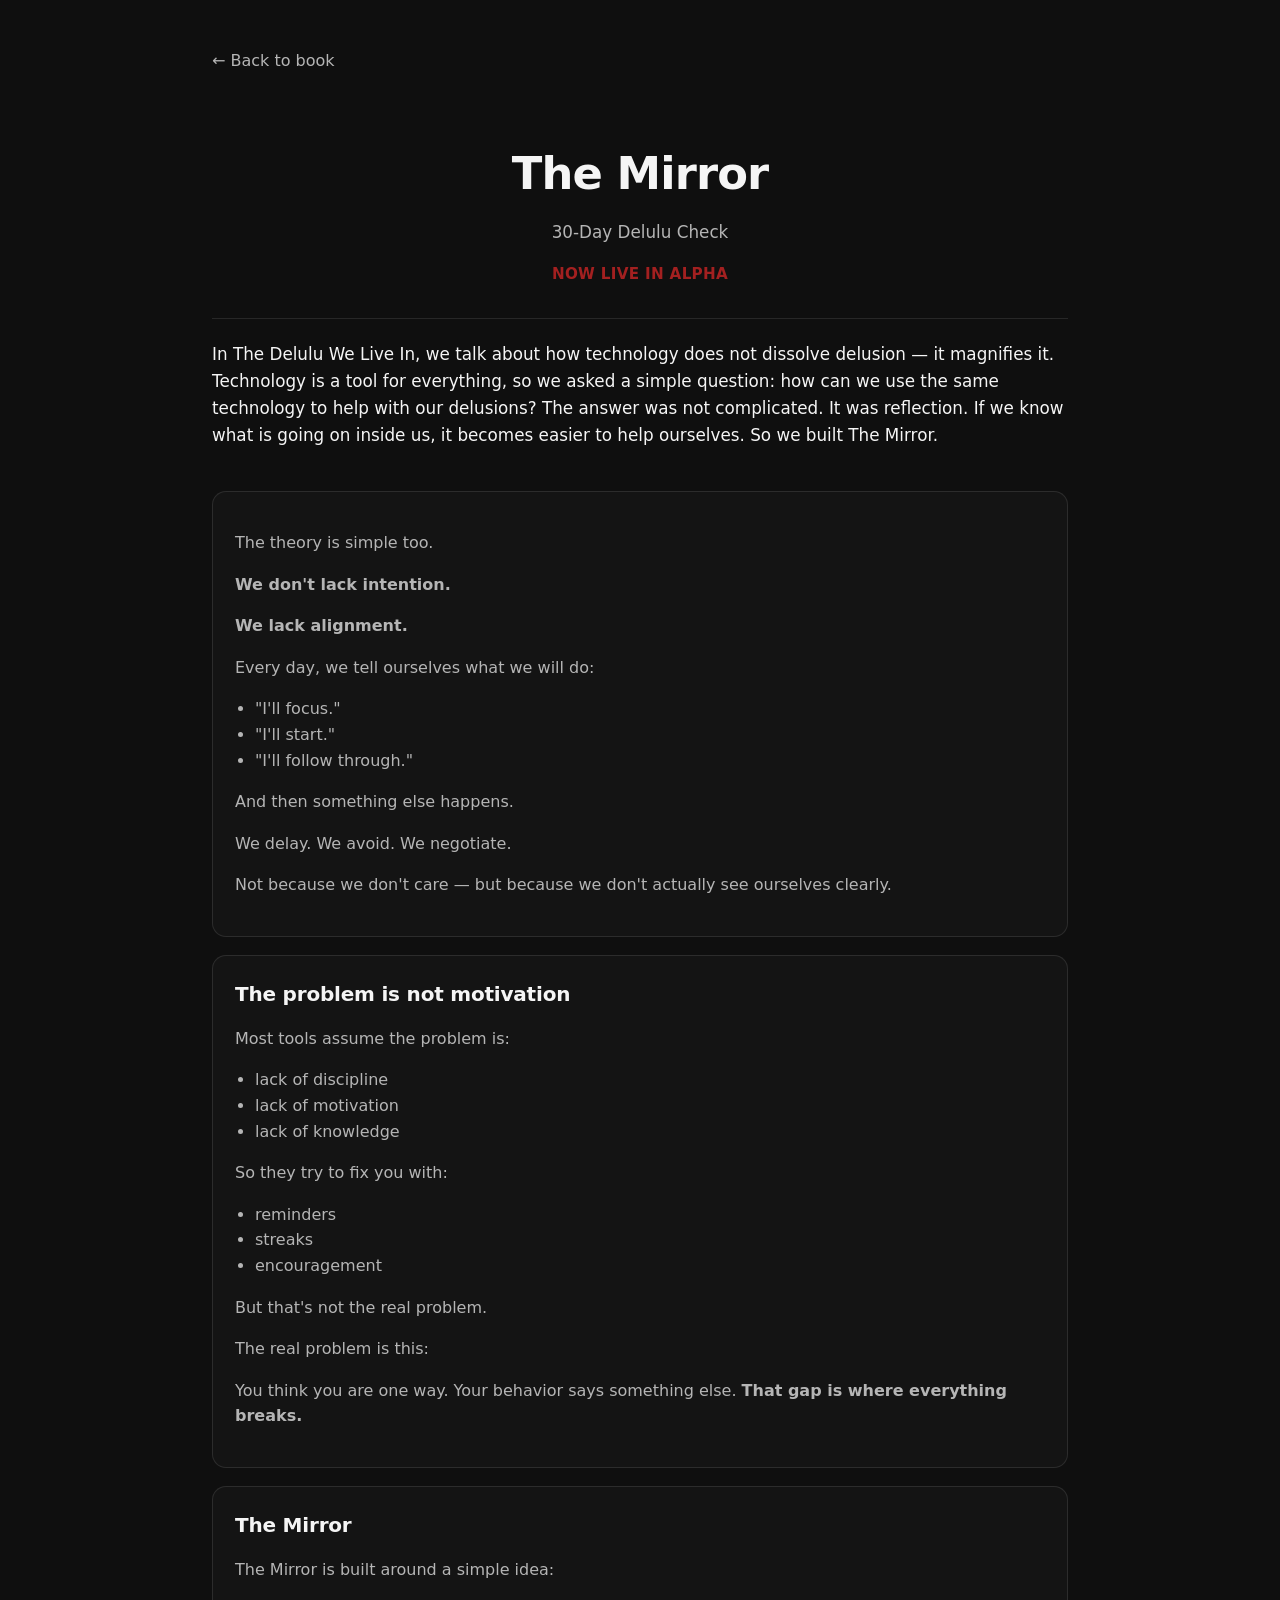
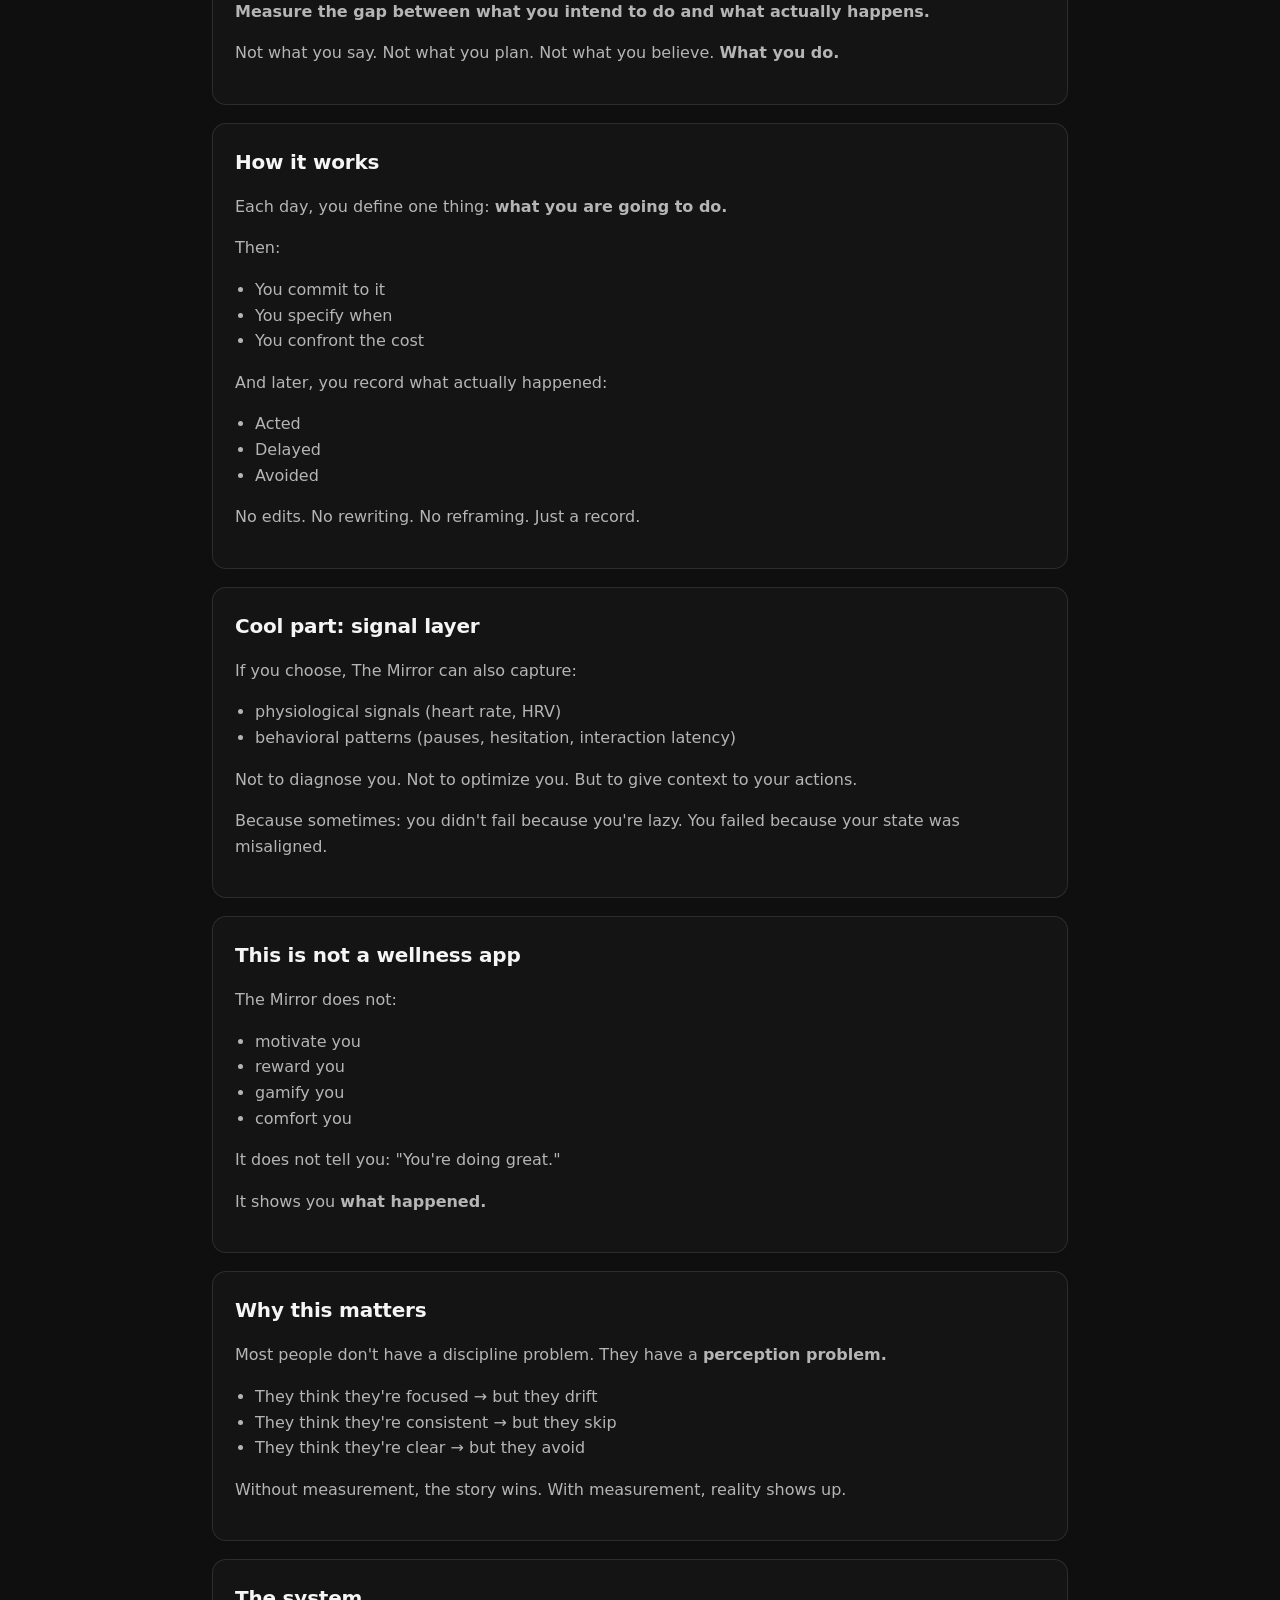
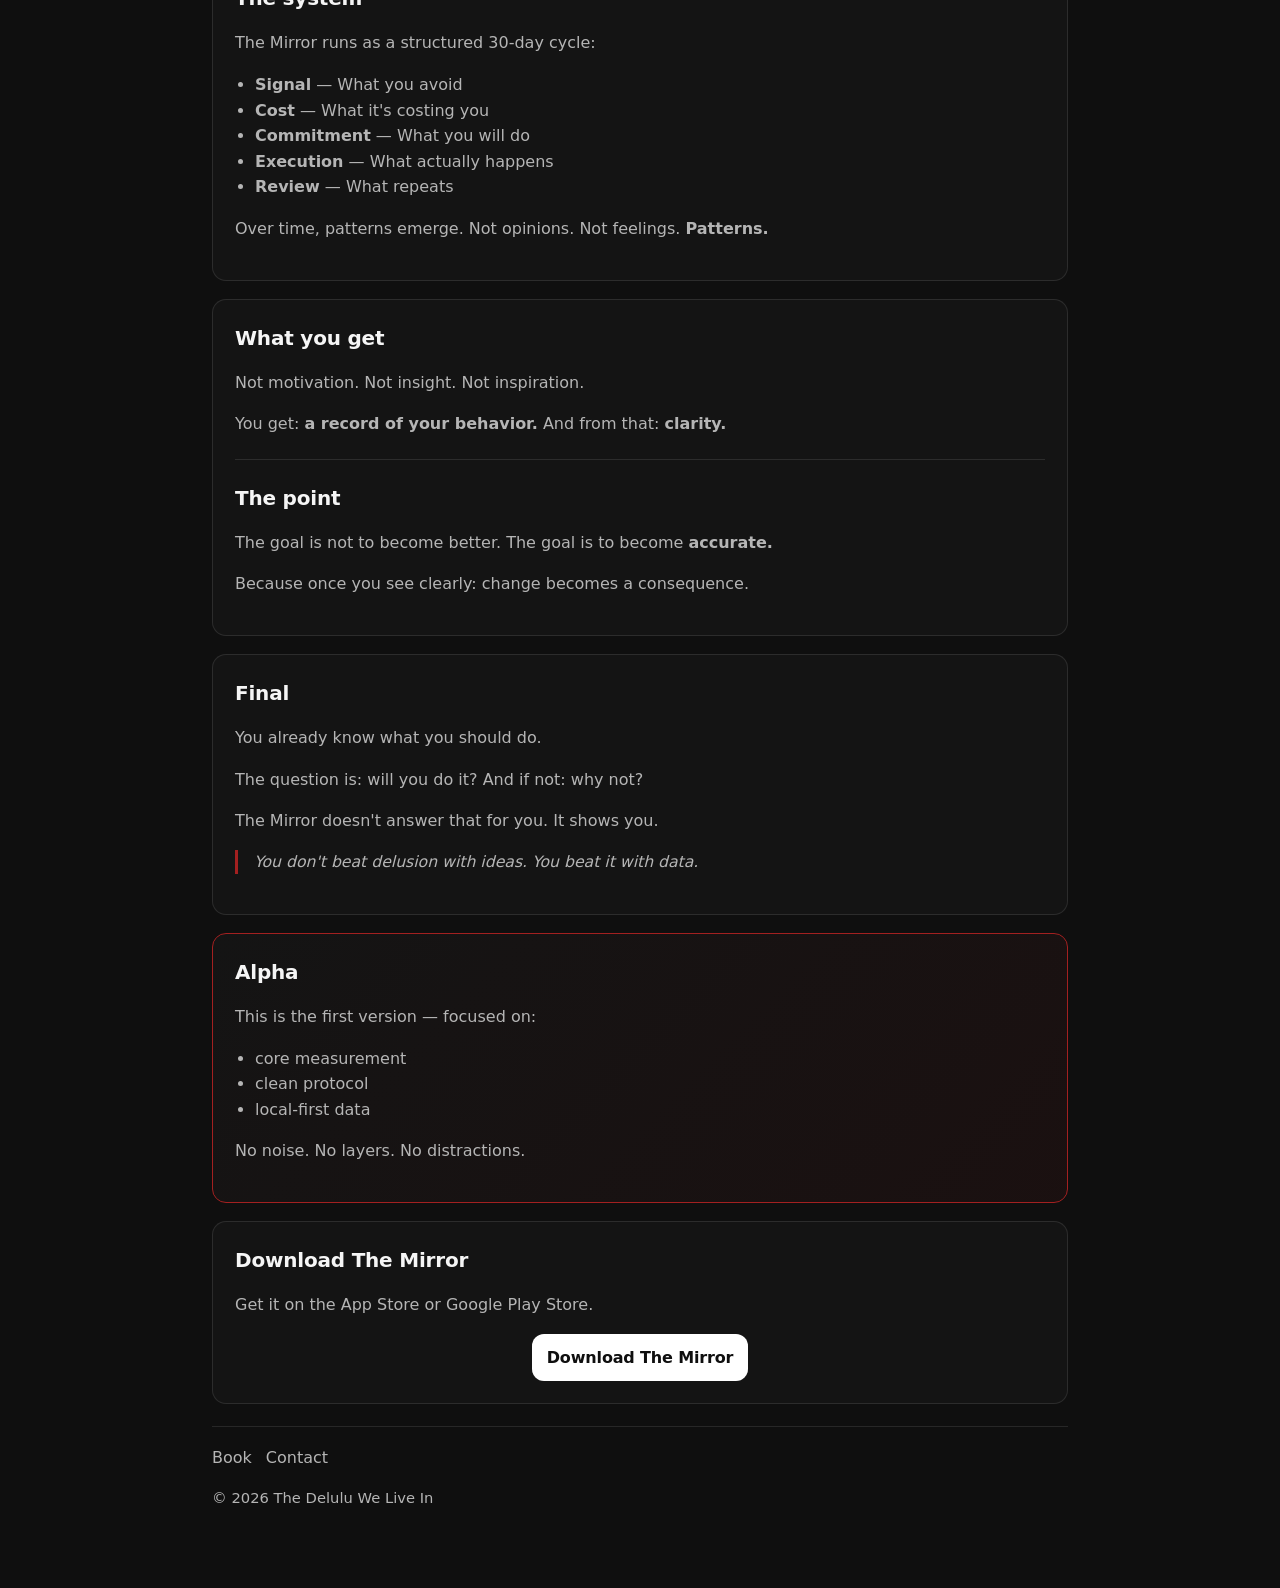
<file: app.html>
<!DOCTYPE html>
<html lang="en">
<head>
  <meta charset="UTF-8" />
  <meta name="viewport" content="width=device-width, initial-scale=1.0"/>
  <title>The Mirror — 30-Day Delulu Check | The Delulu We Live In</title>
  <meta name="description" content="The Mirror — companion app for The Delulu We Live In. Measure the gap between what you intend and what you do. Alpha: core measurement, clean protocol, local-first data." />
  <link rel="canonical" href="https://delulubook.com/app/" />
  <link rel="icon" type="image/png" href="images/favicon.png" />
  <link rel="stylesheet" href="style.css">
</head>
<body>

  <a class="skip-link" href="#main-content">Skip to content</a>

  <main id="main-content" class="container">
    <nav class="app-nav">
      <a href="./index.html" class="back-link">← Back to book</a>
    </nav>

    <section class="hero">
      <h1>The Mirror</h1>
      <p class="subtitle">30-Day Delulu Check</p>
      <p class="launch-date">Now live in Alpha</p>
    </section>

    <section class="intro">
      <p>
        In The Delulu We Live In, we talk about how technology does not dissolve delusion — it magnifies it. Technology is a tool for everything, so we asked a simple question: how can we use the same technology to help with our delusions? The answer was not complicated. It was reflection. If we know what is going on inside us, it becomes easier to help ourselves. So we built The Mirror.
      </p>
    </section>

    <section class="panel">
      <p class="muted">The theory is simple too.</p>
      <p class="muted"><strong>We don't lack intention.</strong></p>
      <p class="muted"><strong>We lack alignment.</strong></p>
      <p class="muted">Every day, we tell ourselves what we will do:</p>
      <ul class="coming-soon-list">
        <li>"I'll focus."</li>
        <li>"I'll start."</li>
        <li>"I'll follow through."</li>
      </ul>
      <p class="muted">And then something else happens.</p>
      <p class="muted">We delay. We avoid. We negotiate.</p>
      <p class="muted">Not because we don't care — but because we don't actually see ourselves clearly.</p>
    </section>

    <section class="panel">
      <h2>The problem is not motivation</h2>
      <p class="muted">Most tools assume the problem is:</p>
      <ul class="coming-soon-list">
        <li>lack of discipline</li>
        <li>lack of motivation</li>
        <li>lack of knowledge</li>
      </ul>
      <p class="muted">So they try to fix you with:</p>
      <ul class="coming-soon-list">
        <li>reminders</li>
        <li>streaks</li>
        <li>encouragement</li>
      </ul>
      <p class="muted">But that's not the real problem.</p>
      <p class="muted">The real problem is this:</p>
      <p class="muted">You think you are one way. Your behavior says something else. <strong>That gap is where everything breaks.</strong></p>
    </section>

    <section class="panel">
      <h2>The Mirror</h2>
      <p class="muted">The Mirror is built around a simple idea:</p>
      <p class="muted"><strong>Measure the gap between what you intend to do and what actually happens.</strong></p>
      <p class="muted">Not what you say. Not what you plan. Not what you believe. <strong>What you do.</strong></p>
    </section>

    <section class="panel">
      <h2>How it works</h2>
      <p class="muted">Each day, you define one thing: <strong>what you are going to do.</strong></p>
      <p class="muted">Then:</p>
      <ul class="coming-soon-list">
        <li>You commit to it</li>
        <li>You specify when</li>
        <li>You confront the cost</li>
      </ul>
      <p class="muted">And later, you record what actually happened:</p>
      <ul class="coming-soon-list">
        <li>Acted</li>
        <li>Delayed</li>
        <li>Avoided</li>
      </ul>
      <p class="muted">No edits. No rewriting. No reframing. Just a record.</p>
    </section>

    <section class="panel">
      <h2>Cool part: signal layer</h2>
      <p class="muted">If you choose, The Mirror can also capture:</p>
      <ul class="coming-soon-list">
        <li>physiological signals (heart rate, HRV)</li>
        <li>behavioral patterns (pauses, hesitation, interaction latency)</li>
      </ul>
      <p class="muted">Not to diagnose you. Not to optimize you. But to give context to your actions.</p>
      <p class="muted">Because sometimes: you didn't fail because you're lazy. You failed because your state was misaligned.</p>
    </section>

    <section class="panel">
      <h2>This is not a wellness app</h2>
      <p class="muted">The Mirror does not:</p>
      <ul class="coming-soon-list">
        <li>motivate you</li>
        <li>reward you</li>
        <li>gamify you</li>
        <li>comfort you</li>
      </ul>
      <p class="muted">It does not tell you: "You're doing great."</p>
      <p class="muted">It shows you <strong>what happened.</strong></p>
    </section>

    <section class="panel">
      <h2>Why this matters</h2>
      <p class="muted">Most people don't have a discipline problem. They have a <strong>perception problem.</strong></p>
      <ul class="coming-soon-list">
        <li>They think they're focused → but they drift</li>
        <li>They think they're consistent → but they skip</li>
        <li>They think they're clear → but they avoid</li>
      </ul>
      <p class="muted">Without measurement, the story wins. With measurement, reality shows up.</p>
    </section>

    <section class="panel">
      <h2>The system</h2>
      <p class="muted">The Mirror runs as a structured 30-day cycle:</p>
      <ul class="coming-soon-list">
        <li><strong>Signal</strong> — What you avoid</li>
        <li><strong>Cost</strong> — What it's costing you</li>
        <li><strong>Commitment</strong> — What you will do</li>
        <li><strong>Execution</strong> — What actually happens</li>
        <li><strong>Review</strong> — What repeats</li>
      </ul>
      <p class="muted">Over time, patterns emerge. Not opinions. Not feelings. <strong>Patterns.</strong></p>
    </section>

    <section class="panel">
      <h2>What you get</h2>
      <p class="muted">Not motivation. Not insight. Not inspiration.</p>
      <p class="muted">You get: <strong>a record of your behavior.</strong> And from that: <strong>clarity.</strong></p>
      <hr class="panel-divider" />
      <h2>The point</h2>
      <p class="muted">The goal is not to become better. The goal is to become <strong>accurate.</strong></p>
      <p class="muted">Because once you see clearly: change becomes a consequence.</p>
    </section>

    <section class="panel">
      <h2>Final</h2>
      <p class="muted">You already know what you should do.</p>
      <p class="muted">The question is: will you do it? And if not: why not?</p>
      <p class="muted">The Mirror doesn't answer that for you. It shows you.</p>
      <blockquote class="pull-quote panel-quote">
        You don't beat delusion with ideas. You beat it with data.
      </blockquote>
    </section>

    <section class="panel panel-highlight">
      <h2>Alpha</h2>
      <p class="muted">This is the first version — focused on:</p>
      <ul class="coming-soon-list">
        <li>core measurement</li>
        <li>clean protocol</li>
        <li>local-first data</li>
      </ul>
      <p class="muted">No noise. No layers. No distractions.</p>
    </section>

    <section id="download" class="panel">
      <h2>Download The Mirror</h2>
      <p class="muted">Get it on the App Store or Google Play Store.</p>
      <div class="actions hero-cta">
        <a class="btn btn-primary" href="https://onelink.to/f4psqh" target="_blank" rel="noopener noreferrer">Download The Mirror</a>
      </div>
    </section>

    <footer class="footer">
      <div class="footer-links">
        <a href="./index.html">Book</a>
        <a href="./index.html#contact">Contact</a>
      </div>
      <p class="tiny muted">© <span id="year"></span> The Delulu We Live In</p>
    </footer>
  </main>

  <script>
    document.getElementById("year").textContent = new Date().getFullYear();
  </script>
</body>
</html>
</file>
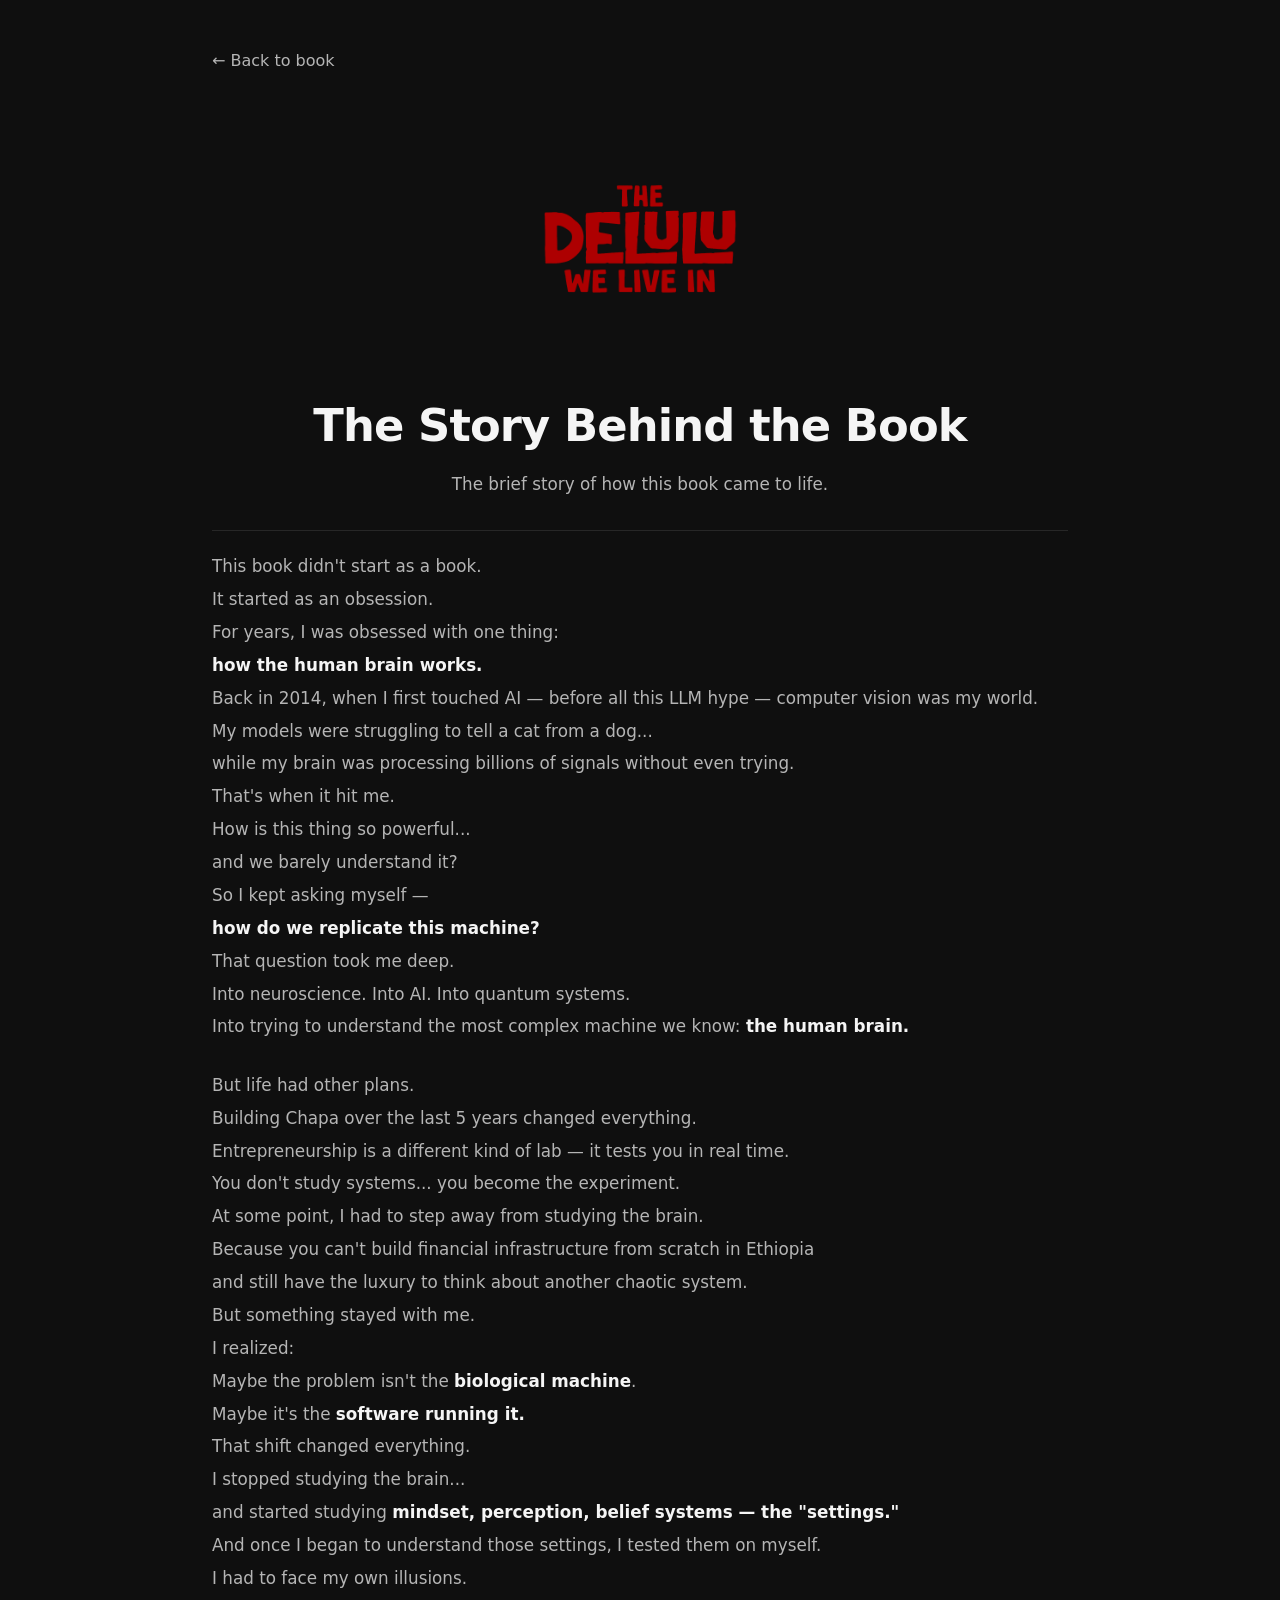
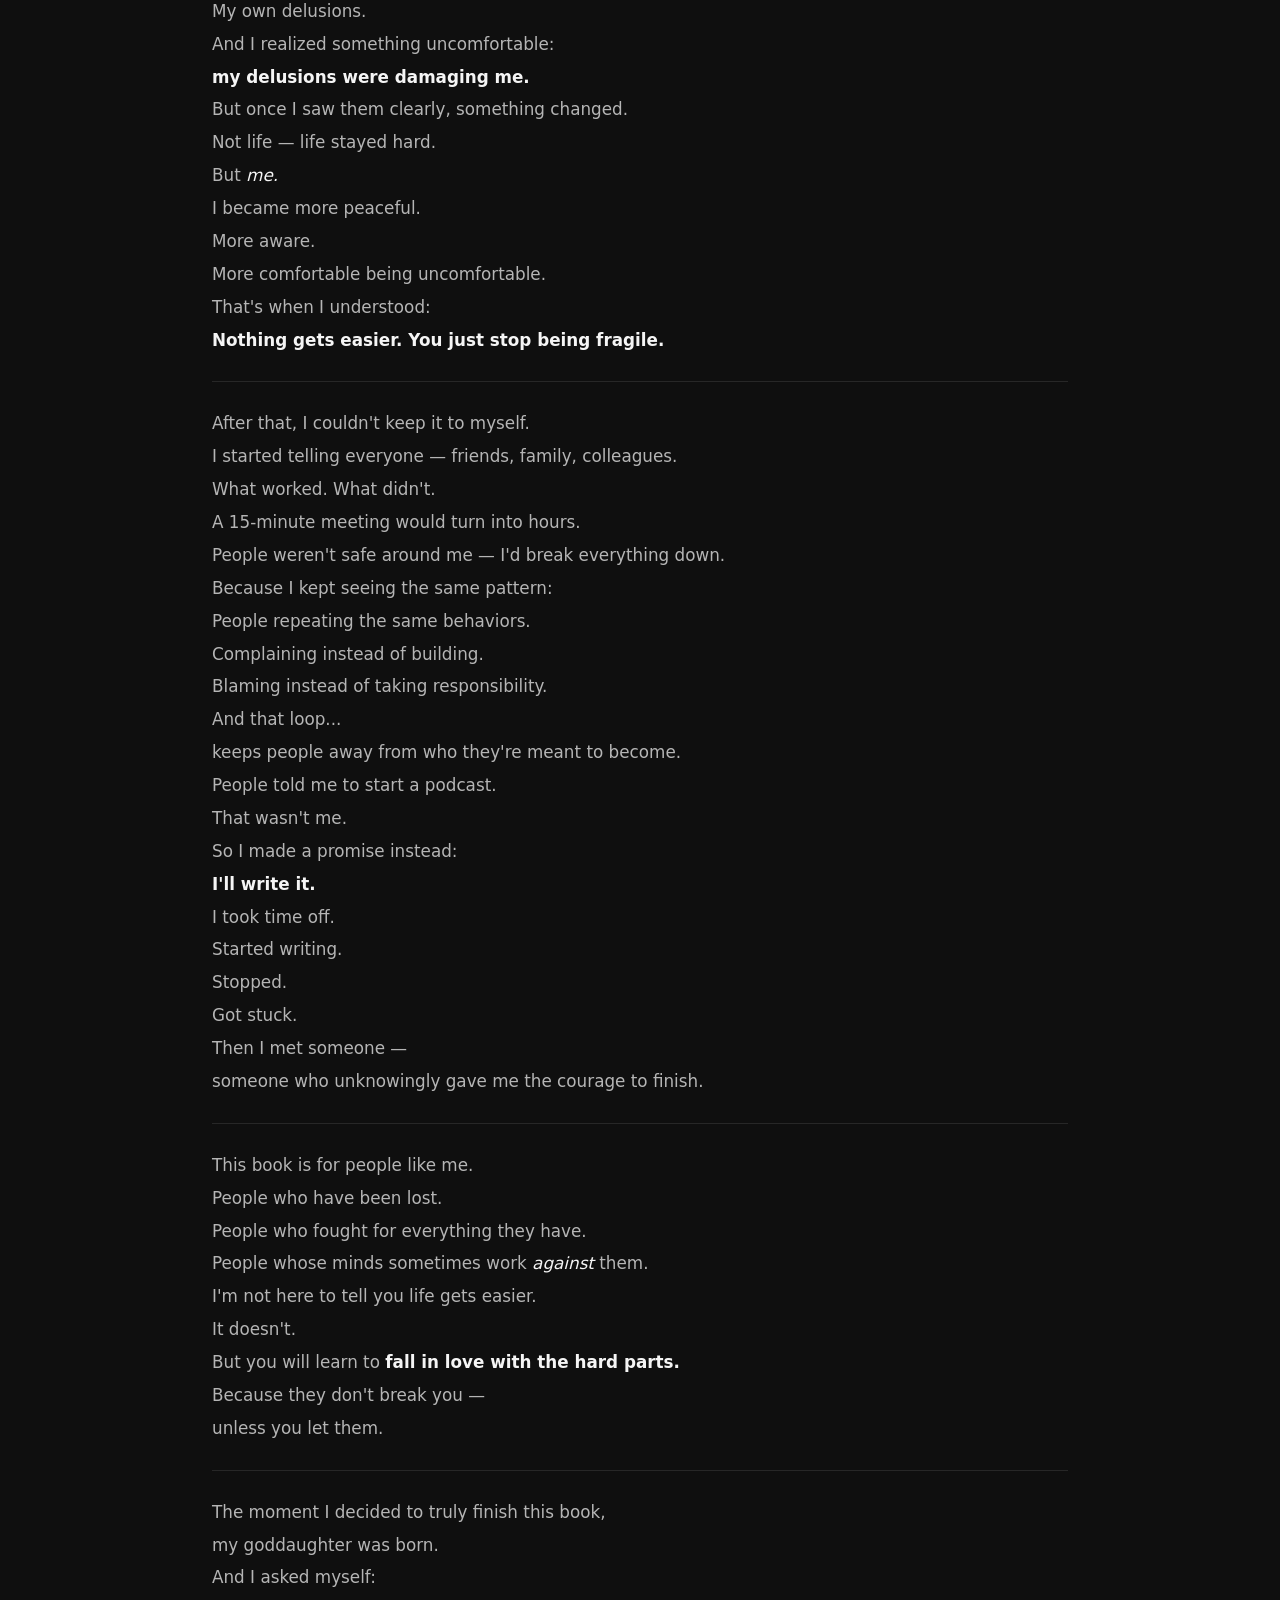
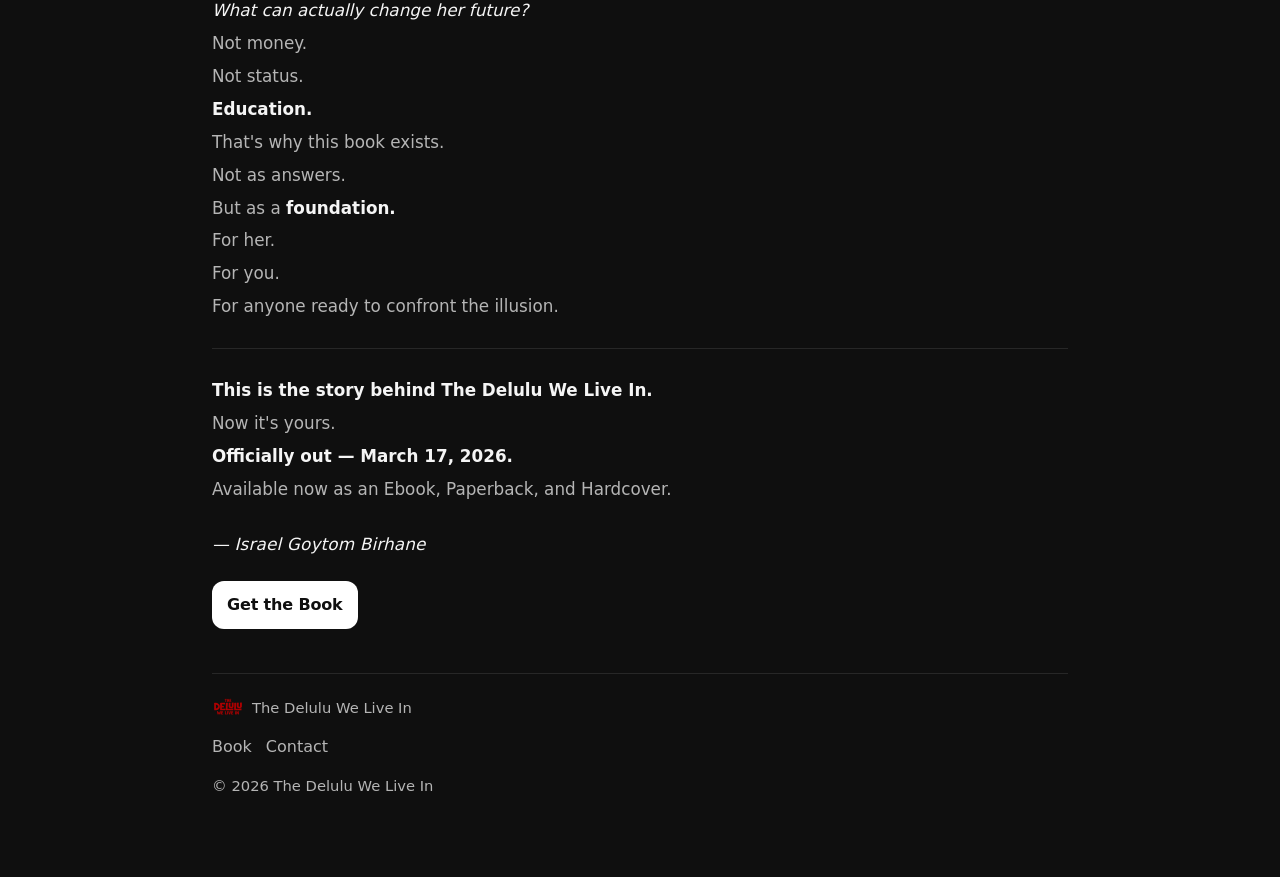
<file: story.html>
<!DOCTYPE html>
<html lang="en">
<head>
  <meta charset="UTF-8" />
  <meta name="viewport" content="width=device-width, initial-scale=1.0"/>
  <title>The Story Behind the Book — The Delulu We Live In</title>
  <meta name="description" content="The brief story of how The Delulu We Live In came to life — from an obsession with the human brain to a book about escaping the illusions that hold us back." />
  <link rel="icon" type="image/png" href="images/favicon.png" />
  <link rel="stylesheet" href="style.css">
</head>
<body>

  <a class="skip-link" href="#main-content">Skip to content</a>

  <main id="main-content" class="container">
    <nav class="app-nav">
      <a href="./index.html" class="back-link">&larr; Back to book</a>
    </nav>

    <section class="hero">
      <img src="images/logo.png" alt="The Delulu We Live In" class="hero-logo" width="220" height="220" loading="eager" decoding="async" />
      <h1>The Story Behind the Book</h1>
      <p class="subtitle">The brief story of how this book came to life.</p>
    </section>

    <section class="story">

      <p>This book didn't start as a book.</p>

      <p>It started as an obsession.</p>

      <p>For years, I was obsessed with one thing:</p>

      <p><strong>how the human brain works.</strong></p>

      <p>Back in 2014, when I first touched AI — before all this LLM hype — computer vision was my world.</p>

      <p>My models were struggling to tell a cat from a dog...</p>

      <p>while my brain was processing billions of signals without even trying.</p>

      <p>That's when it hit me.</p>

      <p>How is this thing so powerful...</p>

      <p>and we barely understand it?</p>

      <p>So I kept asking myself —</p>

      <p><strong>how do we replicate this machine?</strong></p>

      <p>That question took me deep.</p>

      <p>Into neuroscience. Into AI. Into quantum systems.</p>

      <p>Into trying to understand the most complex machine we know: <strong>the human brain.</strong></p>

      <br/>

      <p>But life had other plans.</p>

      <p>Building Chapa over the last 5 years changed everything.</p>

      <p>Entrepreneurship is a different kind of lab — it tests you in real time.</p>

      <p>You don't study systems... you become the experiment.</p>

      <p>At some point, I had to step away from studying the brain.</p>

      <p>Because you can't build financial infrastructure from scratch in Ethiopia</p>

      <p>and still have the luxury to think about another chaotic system.</p>

      <p>But something stayed with me.</p>

      <p>I realized:</p>

      <p>Maybe the problem isn't the <strong>biological machine</strong>.</p>

      <p>Maybe it's the <strong>software running it.</strong></p>

      <p>That shift changed everything.</p>

      <p>I stopped studying the brain...</p>

      <p>and started studying <strong>mindset, perception, belief systems — the "settings."</strong></p>

      <p>And once I began to understand those settings, I tested them on myself.</p>

      <p>I had to face my own illusions.</p>

      <p>My own delusions.</p>

      <p>And I realized something uncomfortable:</p>

      <p><strong>my delusions were damaging me.</strong></p>

      <p>But once I saw them clearly, something changed.</p>

      <p>Not life — life stayed hard.</p>

      <p>But <em>me.</em></p>

      <p>I became more peaceful.</p>

      <p>More aware.</p>

      <p>More comfortable being uncomfortable.</p>

      <p>That's when I understood:</p>

      <p><strong>Nothing gets easier. You just stop being fragile.</strong></p>

      <hr class="story-divider" />

      <p>After that, I couldn't keep it to myself.</p>

      <p>I started telling everyone — friends, family, colleagues.</p>

      <p>What worked. What didn't.</p>

      <p>A 15-minute meeting would turn into hours.</p>

      <p>People weren't safe around me — I'd break everything down.</p>

      <p>Because I kept seeing the same pattern:</p>

      <p>People repeating the same behaviors.</p>

      <p>Complaining instead of building.</p>

      <p>Blaming instead of taking responsibility.</p>

      <p>And that loop...</p>

      <p>keeps people away from who they're meant to become.</p>

      <p>People told me to start a podcast.</p>

      <p>That wasn't me.</p>

      <p>So I made a promise instead:</p>

      <p><strong>I'll write it.</strong></p>

      <p>I took time off.</p>

      <p>Started writing.</p>

      <p>Stopped.</p>

      <p>Got stuck.</p>

      <p>Then I met someone —</p>

      <p>someone who unknowingly gave me the courage to finish.</p>

      <hr class="story-divider" />

      <p>This book is for people like me.</p>

      <p>People who have been lost.</p>

      <p>People who fought for everything they have.</p>

      <p>People whose minds sometimes work <em>against</em> them.</p>

      <p>I'm not here to tell you life gets easier.</p>

      <p>It doesn't.</p>

      <p>But you will learn to <strong>fall in love with the hard parts.</strong></p>

      <p>Because they don't break you —</p>

      <p>unless you let them.</p>

      <hr class="story-divider" />

      <p>The moment I decided to truly finish this book,</p>

      <p>my goddaughter was born.</p>

      <p>And I asked myself:</p>

      <p><em>What can actually change her future?</em></p>

      <p>Not money.</p>

      <p>Not status.</p>

      <p><strong>Education.</strong></p>

      <p>That's why this book exists.</p>

      <p>Not as answers.</p>

      <p>But as a <strong>foundation.</strong></p>

      <p>For her.</p>

      <p>For you.</p>

      <p>For anyone ready to confront the illusion.</p>

      <hr class="story-divider" />

      <p><strong>This is the story behind The Delulu We Live In.</strong></p>

      <p>Now it's yours.</p>

      <p><strong>Officially out — March 17, 2026.</strong></p>

      <p>Available now as an Ebook, Paperback, and Hardcover.</p>

      <p class="story-signature">— Israel Goytom Birhane</p>

      <div class="actions" style="margin-top: 24px;">
        <a class="btn btn-primary" href="./index.html#read">Get the Book</a>
      </div>

    </section>

    <footer class="footer">
      <div class="footer-brand">
        <img src="images/logo.png" alt="The Delulu We Live In" class="footer-logo" width="32" height="32" loading="lazy" />
        <span class="tiny muted">The Delulu We Live In</span>
      </div>
      <div class="footer-links">
        <a href="./index.html">Book</a>
        <a href="./index.html#contact">Contact</a>
      </div>
      <p class="tiny muted">&copy; <span id="year"></span> The Delulu We Live In</p>
    </footer>
  </main>

  <script>
    document.getElementById("year").textContent = new Date().getFullYear();
  </script>
</body>
</html>
</file>
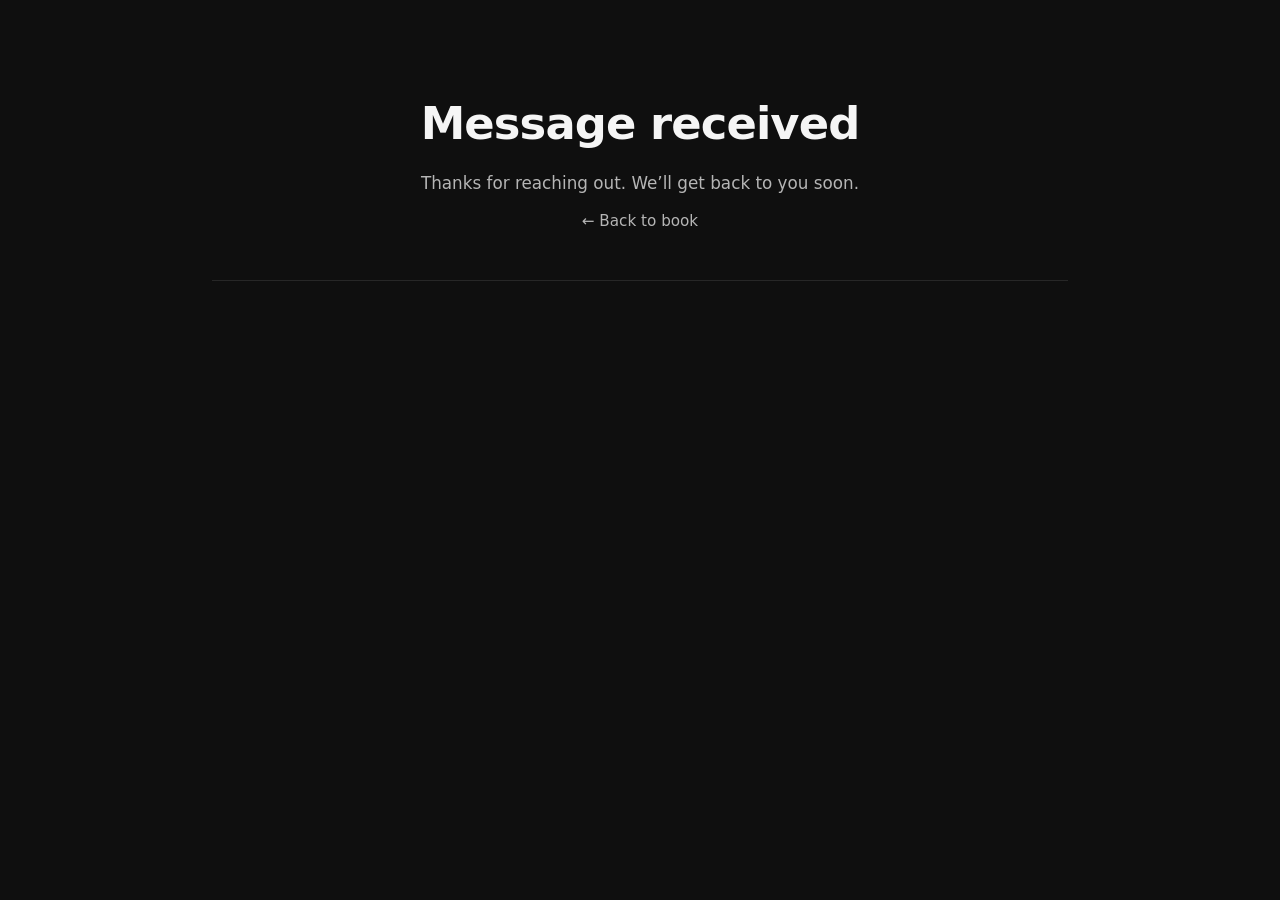
<file: thanks.html>
<!DOCTYPE html>
<html lang="en">
<head>
  <meta charset="UTF-8" />
  <meta name="viewport" content="width=device-width, initial-scale=1.0"/>
  <title>Thanks — The Delulu We Live In</title>
  <link rel="icon" type="image/png" href="images/favicon.png" />
  <link rel="stylesheet" href="style.css">
</head>
<body>

  <main id="main-content" class="container">
    <section class="hero">
      <h1>Message received</h1>
      <p class="subtitle">Thanks for reaching out. We’ll get back to you soon.</p>
      <p class="micro">
        <a href="index.html" class="back-link">← Back to book</a>
      </p>
    </section>
  </main>

</body>
</html>
</file>
<file: style.css>
:root {
  --bg: #0f0f0f;
  --panel: #141414;
  --fg: #f5f5f5;
  --muted: #b5b5b5;
  --border: rgba(255,255,255,0.10);
  --accent: #ffffff;
  --red: #a32020;
  --red-glow: rgba(163,32,32,0.15);
}

* { box-sizing: border-box; }

html { scroll-behavior: smooth; }

.skip-link {
  position: absolute;
  top: -100px;
  left: 0;
  padding: 10px 16px;
  background: var(--fg);
  color: var(--bg);
  font-weight: 600;
  text-decoration: none;
  z-index: 100;
  transition: top 0.2s ease;
}

.skip-link:focus {
  top: 0;
}

body {
  margin: 0;
  background: var(--bg);
  color: var(--fg);
  font-family: system-ui, -apple-system, BlinkMacSystemFont, "Segoe UI", Roboto, sans-serif;
  line-height: 1.6;
}

.container {
  max-width: 900px;
  margin: 0 auto;
  padding: 48px 22px 64px;
}

.hero {
  padding: 40px 0 32px;
  border-bottom: 1px solid var(--border);
  text-align: center;
}

.hero-logo {
  display: block;
  width: 100%;
  max-width: 220px;
  height: auto;
  margin: 0 auto 32px;
  border-radius: 8px;
}

.hero-cover {
  display: block;
  width: 100%;
  max-width: 260px;
  height: auto;
  margin: 0 auto 40px;
  border-radius: 8px;
  border: 1px solid var(--border);
  box-shadow: 0 12px 40px rgba(0, 0, 0, 0.4), 0 0 60px var(--red-glow);
}

.book-cover-section {
  padding: 24px 0 32px;
  text-align: center;
}

.book-cover-img {
  display: block;
  width: 100%;
  max-width: 260px;
  height: auto;
  margin: 0 auto;
  border-radius: 8px;
  border: 1px solid var(--border);
  box-shadow: 0 12px 40px rgba(0, 0, 0, 0.4), 0 0 60px var(--red-glow);
}

h1 {
  margin: 0 0 10px;
  font-size: clamp(2.1rem, 3.5vw, 3rem);
  letter-spacing: -0.02em;
}

.subtitle {
  margin: 0;
  font-size: 1.05rem;
  color: var(--muted);
}

.hero-teaser {
  margin: 14px auto 0;
  font-size: 1rem;
  color: var(--muted);
  font-style: italic;
  max-width: 28em;
  text-align: center;
}

.author {
  margin: 10px 0 0;
  color: white;
}

.launch-date {
  margin: 16px 0 0;
  font-size: 0.95rem;
  font-weight: 600;
  color: var(--red);
  letter-spacing: 0.02em;
  text-transform: uppercase;
}

.hero-cta {
  display: flex;
  gap: 12px;
  flex-wrap: wrap;
  justify-content: center;
  margin-top: 18px;
}

.micro {
  margin-top: 12px;
  color: var(--muted);
  font-size: 0.95rem;
}

.intro {
  padding: 22px 0 10px;
}

.intro p {
  margin: 0 0 14px;
  font-size: 1.05rem;
}

.intro-more {
  color: var(--muted);
  font-size: 1rem;
}

.pull-quote {
  margin: 18px 0;
  padding: 0 0 0 16px;
  border-left: 3px solid var(--red);
  font-style: italic;
  color: var(--fg);
  font-size: 1.02rem;
  line-height: 1.55;
}

.pull-quote.panel-quote {
  margin: 14px 0 18px;
  font-size: 0.98rem;
  color: var(--muted);
}

.panel {
  margin-top: 18px;
  padding: 22px;
  background: var(--panel);
  border: 1px solid var(--border);
  border-radius: 14px;
}

.panel h2 {
  margin: 0 0 10px;
  font-size: 1.25rem;
  letter-spacing: -0.01em;
}

.panel h3 {
  margin: 0 0 8px;
  font-size: 1.1rem;
  letter-spacing: -0.01em;
}

.panel-divider {
  margin: 22px 0;
  border: 0;
  border-top: 1px solid var(--border);
}

.muted { color: var(--muted); }
.tiny { font-size: 0.92rem; }
.actions {
  margin-top: 12px;
  display: flex;
  flex-wrap: wrap;
  gap: 12px;
}

.grid {
  display: grid;
  grid-template-columns: repeat(2, minmax(0, 1fr));
  gap: 12px;
  margin-top: 14px;
}

@media (max-width: 680px) {
  .grid { grid-template-columns: 1fr; }
}

.card {
  display: block;
  padding: 16px;
  border-radius: 12px;
  border: 1px solid var(--border);
  background: rgba(255,255,255,0.02);
  text-decoration: none;
  color: var(--fg);
  transition: transform 120ms ease, background 120ms ease, border-color 120ms ease;
}

.card:hover {
  transform: translateY(-1px);
  background: rgba(255,255,255,0.04);
  border-color: rgba(255,255,255,0.18);
  box-shadow: 0 4px 20px var(--red-glow);
}

.card-title {
  font-weight: 600;
  margin-bottom: 2px;
}

.card-meta {
  color: var(--muted);
  font-size: 0.95rem;
}

.btn {
  display: inline-flex;
  align-items: center;
  justify-content: center;
  padding: 10px 14px;
  border-radius: 12px;
  border: 1px solid var(--border);
  text-decoration: none;
  color: var(--fg);
  font-weight: 600;
  letter-spacing: -0.01em;
  cursor: pointer;
  background: rgba(255,255,255,0.03);
}

.btn:hover {
  border-color: rgba(255,255,255,0.20);
  background: rgba(255,255,255,0.05);
}

.btn-primary {
  background: var(--accent);
  color: #0f0f0f;
  border-color: rgba(255,255,255,0.35);
}

.btn-primary:hover {
  background: rgba(255,255,255,0.92);
}

.btn-secondary {
  background: rgba(255,255,255,0.04);
}

.site-form label {
  display: block;
  margin-bottom: 6px;
  font-size: 0.95rem;
  color: var(--muted);
}

.notify-form {
  display: flex;
  gap: 10px;
  flex-wrap: wrap;
  align-items: flex-end;
  margin-top: 12px;
}

.notify-form label { margin-bottom: 0; margin-right: 0; }

.notify-form input[type="email"] {
  flex: 1 1 260px;
  padding: 10px 12px;
  border-radius: 12px;
  border: 1px solid var(--border);
  background: rgba(255,255,255,0.03);
  color: var(--fg);
  outline: none;
}

.notify-form input[type="email"]::placeholder {
  color: rgba(245,245,245,0.55);
}

.notify-form input[type="email"]:focus {
  border-color: rgba(255,255,255,0.25);
}

.contact-form {
  display: flex;
  flex-direction: column;
  gap: 12px;
  max-width: 420px;
  margin-top: 12px;
}

.contact-form input[type="email"],
.contact-form textarea {
  width: 100%;
  padding: 10px 12px;
  border-radius: 12px;
  border: 1px solid var(--border);
  background: rgba(255,255,255,0.03);
  color: var(--fg);
  font: inherit;
  outline: none;
  resize: vertical;
}

.contact-form textarea {
  min-height: 100px;
}

.contact-form input[type="email"]::placeholder,
.contact-form textarea::placeholder {
  color: rgba(245,245,245,0.55);
}

.contact-form input[type="email"]:focus,
.contact-form textarea:focus {
  border-color: rgba(255,255,255,0.25);
}

.impact-box {
  margin-top: 12px;
  border: 1px solid var(--border);
  border-radius: 12px;
  overflow: hidden;
}

.impact-row {
  display: flex;
  justify-content: space-between;
  gap: 14px;
  padding: 12px 14px;
  background: rgba(255,255,255,0.02);
  border-top: 1px solid var(--border);
}

.impact-row:first-child { border-top: 0; }

.impact-label { color: var(--muted); }
.impact-value { font-weight: 600; }

.footer {
  margin-top: 22px;
  padding-top: 18px;
  border-top: 1px solid var(--border);
}

.footer-brand {
  display: flex;
  align-items: center;
  gap: 8px;
  margin-bottom: 10px;
}

.footer-logo {
  display: block;
  width: 32px;
  height: 32px;
  object-fit: contain;
  border-radius: 4px;
}

.footer-links {
  display: flex;
  gap: 14px;
  flex-wrap: wrap;
  margin-bottom: 10px;
}

.footer a {
  color: var(--muted);
  text-decoration: none;
}

.footer a:hover { color: var(--fg); }

.back-link {
  color: var(--muted);
  text-decoration: none;
}

.back-link:hover { color: var(--fg); }

.app-nav {
  margin-bottom: 24px;
}

.qr-placeholder {
  min-height: 120px;
  display: flex;
  align-items: center;
  justify-content: center;
  padding: 24px;
  border: 1px dashed var(--border);
  border-radius: 12px;
  margin: 12px 0;
}

.qr-placeholder img {
  display: block;
}

.coming-soon-list {
  margin: 12px 0 0;
  padding-left: 1.25em;
  color: var(--muted);
}

.story {
  padding: 22px 0;
}

.story p {
  margin: 0 0 6px;
  font-size: 1.05rem;
  color: var(--muted);
  line-height: 1.6;
}

.story strong {
  color: var(--fg);
}

.story em {
  color: var(--fg);
}

.story-signature {
  margin-top: 28px !important;
  font-size: 1.1rem;
  font-style: italic;
  color: var(--fg) !important;
  letter-spacing: 0.01em;
}

.story-divider {
  margin: 28px 0;
  border: 0;
  border-top: 1px solid var(--border);
}

/* --- Editions section --- */

.editions-intro {
  margin-bottom: 0;
}

.editions-intro p {
  margin: 0 0 4px;
  font-size: 1.02rem;
  color: var(--muted);
  line-height: 1.6;
}

.editions-intro strong {
  color: var(--fg);
}

.edition-card {
  margin-top: 22px;
  padding: 18px 0 0 18px;
  border-left: 3px solid var(--border);
}

.edition-card h3 {
  margin: 0 0 2px;
  font-size: 1.1rem;
  color: var(--fg);
}


.edition-card p {
  margin: 0 0 4px;
  font-size: 1rem;
  color: var(--muted);
  line-height: 1.6;
}

.edition-card strong {
  color: var(--fg);
}

.edition-original  { border-left-color: #c0392b; }
.edition-archive   { border-left-color: #2e86c1; }
.edition-personal  { border-left-color: #b5b5b5; }
.edition-premium   { border-left-color: #d4a843; }

.launch-badge {
  display: inline-block;
  margin-top: 10px;
  padding: 6px 14px;
  font-size: 0.92rem;
  font-weight: 600;
  color: var(--fg);
  background: var(--red);
  border-radius: 8px;
}

.panel-highlight {
  border-color: var(--red);
  background: linear-gradient(135deg, var(--panel), rgba(163,32,32,0.08));
}

.sr-only {
  position: absolute;
  width: 1px;
  height: 1px;
  padding: 0;
  margin: -1px;
  overflow: hidden;
  clip: rect(0,0,0,0);
  white-space: nowrap;
  border: 0;
}
</file>
